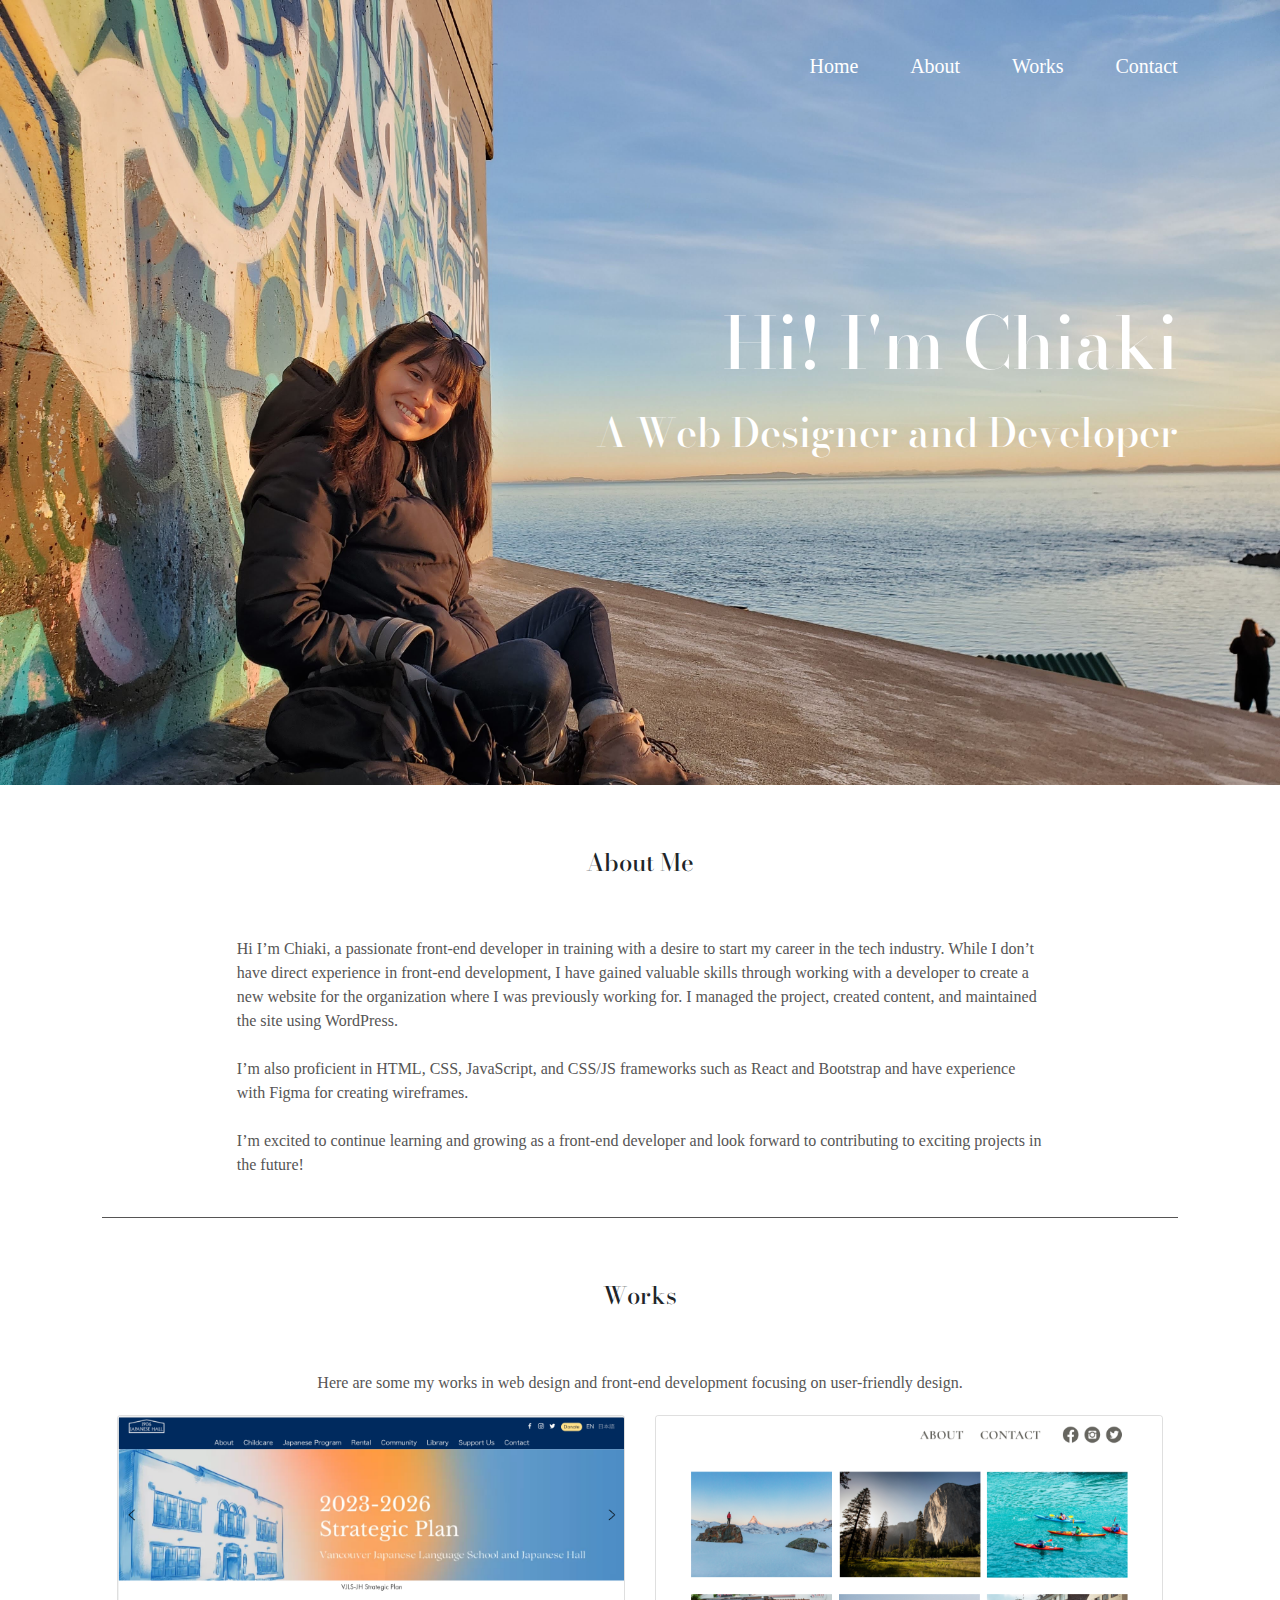
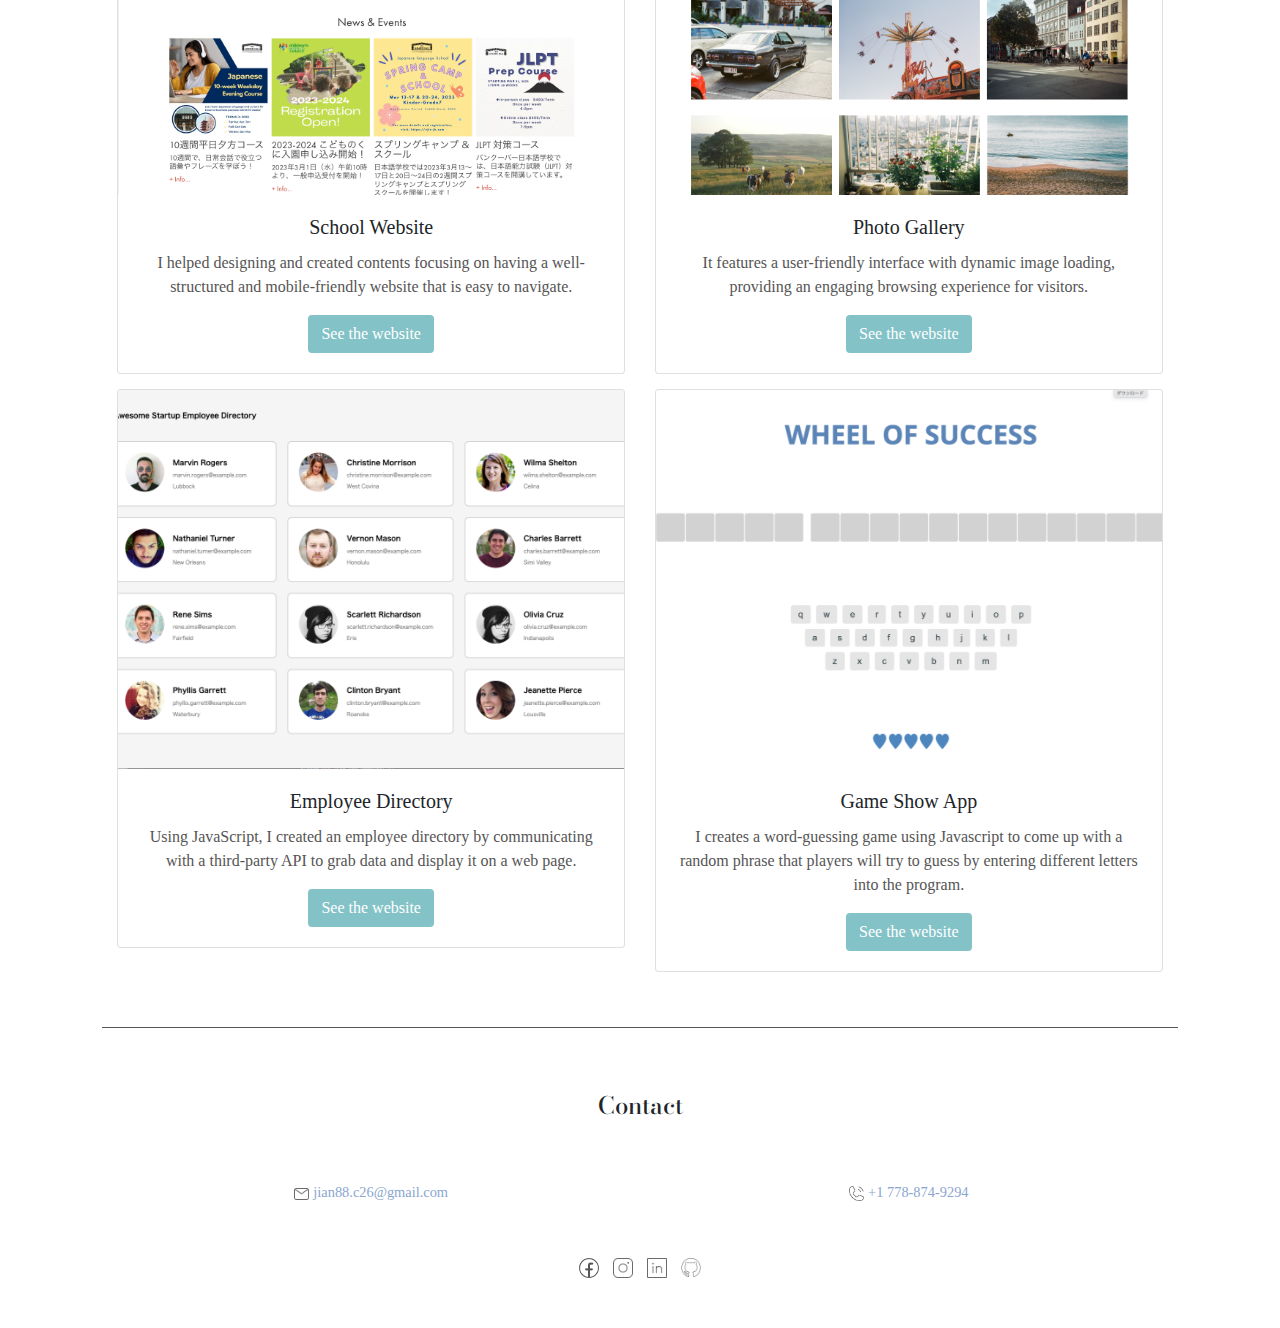
<file: index.html>
<!DOCTYPE html>
<html lang="en">
<head>
  <meta charset="UTF-8">
  <meta http-equiv="X-UA-Compatible" content="IE=edge">
  <meta name="viewport" content="width=device-width, initial-scale=1.0">
  <link rel="preconnect" href="https://fonts.googleapis.com">
  <link rel="preconnect" href="https://fonts.gstatic.com" crossorigin>
  <link href="https://fonts.googleapis.com/css2?family=Abril+Fatface&family=Bodoni+Moda:wght@900&display=swap" rel="stylesheet">

  <link rel="stylesheet" href="https://cdn.jsdelivr.net/npm/bootstrap@4.0.0/dist/css/bootstrap.min.css" integrity="sha384-Gn5384xqQ1aoWXA+058RXPxPg6fy4IWvTNh0E263XmFcJlSAwiGgFAW/dAiS6JXm" crossorigin="anonymous">
  <link rel="stylesheet" href="css/normalize.css">
  <link rel="stylesheet" href="css/style.css">
  <title>Chiaki Portfolio</title>
</head>

<body>
  <!-- header -->
  <header>
    <div class="header">
      <div class="header-nav">
        <nav>
          <ul>
            <li><a href="index.html">Home</a></li>
            <li><a href="about.html">About</a></li>
            <li><a href="works.html">Works</a></li>
            <li><a href="contact.html">Contact</a></li>
          </ul>
        </nav>
      </div>
      <div class="header-title">
        <h1>Hi! I'm Chiaki</h1>
        <h2>A Web Designer and Developer</h2>
      </div>

    </div> 
  </header>

  <!-- main -->
  <main>
    <!-- about -->
    <section>
      <h2 class="title">About Me</h2>   
      <p class="bio-text">Hi I’m Chiaki, a passionate front-end developer in training with a desire to start my career in the tech industry. While I don’t have direct experience in front-end development, I have gained valuable skills through working with a developer to create a new website for the organization where I was previously working for. I managed the project, created content, and maintained the site using WordPress. <br><br>I’m also proficient in HTML, CSS, JavaScript, and CSS/JS frameworks such as React and Bootstrap and have experience with Figma for creating wireframes. <br><br>I’m excited to continue learning and growing as a front-end developer and look forward to contributing to exciting projects in the future!</p>            
    </section>

    <!-- works -->
    <section>
      <h2 class="title">Works</h2>
      <p class="works-text">Here are some my works in web design and front-end development focusing on user-friendly design.</p>
      
      <div class="container text-center">
        <div class="row">
          <!---work1-->
          <div class="col-sm-6"> 
            <div class="card">
              <img src="img/work-1.png" class="card-img-top" alt="website-img">
              <div class="card-body">
                <h5 class="card-title">School Website</h5>
                <p class="card-text">I helped designing and created contents focusing on having a well-structured and mobile-friendly website that is easy to navigate.</p>
                <a href="https://vjls-jh.com/" class="btn">See the website</a>
              </div>
            </div>
          </div>
          <!--work2-->
          <div class="col-sm-6">
            <div class="card">
              <img src="img/work-2.png" class="card-img-top" alt="website-img">
              <div class="card-body">
                <h5 class="card-title">Photo Gallery</h5>
                <p class="card-text">It features a user-friendly interface with dynamic image loading, providing an engaging browsing experience for visitors.</p>
                <a href="https://chiaki-yamada.github.io/Interactive-Photo-Gallery/" class="btn">See the website</a>
              </div>
            </div>
          </div>
        </div>

        <div class="row">
          <!--work3-->
          <div class="col-sm-6">
            <div class="card">
              <img src="img/work-3.png" class="card-img-top" alt="website-img">
              <div class="card-body">
                <h5 class="card-title">Employee Directory</h5>
                <p class="card-text">Using JavaScript, I created an employee directory by communicating with a third-party API to grab data and display it on a web page.</p>
                <a href="https://chiaki-yamada.github.io/employee-directory/" class="btn">See the website</a>
              </div>
            </div>
          </div>
          <!---work4-->
          <div class="col-sm-6">
            <div class="card">
              <img src="img/work-4.png" class="card-img-top" alt="website-img">
              <div class="card-body">
                <h5 class="card-title">Game Show App</h5>
                <p class="card-text">I creates a word-guessing game using Javascript to come up with a random phrase that players will try to guess by entering different letters into the program.</p>
                <a href="https://chiaki-yamada.github.io/game-show-app/" class="btn">See the website</a>
              </div>
            </div>
          </div>
        </div>
 
      </div>
   </section>

   <section>
      <h2 class="title">Contact</h2>
      <!-- contact info -->
      <div class="container text-center contact">
        <div class="row">
          <div class="col-sm-6">
            <img src="img/email-icon.png" alt="icon">
            <a href="mailto:jian88.c26@gmail.com">jian88.c26@gmail.com</a>
          
          </div>
          <div class="col-sm-6">
            <img src="img/phone-icon.png" alt="icon">
            <a href="tel:+1778-874-9294">+1 778-874-9294</a>         
          </div>
        </div>
      </div>
    </section>
  </main>



  <!-- footer -->
  <footer>
      <!-- social media -->
      <div class="social-media">
        <a href="https://www.facebook.com/chiaki.yamada.39"><img src="img/facebook.png" alt="icon"></a>
        <a href="https://www.instagram.com/jian_88/"><img src="img/instagram.png" alt="icon"></a>
        <a href="https://www.linkedin.com/in/chiaki-yamada-ab290a206/"><img src="img/linkedin.png" alt="icon"></a>
        <a href="https://github.com/chiaki-yamada"><img src="img/github.png" alt="icon"></a>
      </div>
  </footer>



  <script src="https://code.jquery.com/jquery-3.2.1.slim.min.js" integrity="sha384-KJ3o2DKtIkvYIK3UENzmM7KCkRr/rE9/Qpg6aAZGJwFDMVNA/GpGFF93hXpG5KkN" crossorigin="anonymous"></script>
  <script src="https://cdn.jsdelivr.net/npm/popper.js@1.12.9/dist/umd/popper.min.js" integrity="sha384-ApNbgh9B+Y1QKtv3Rn7W3mgPxhU9K/ScQsAP7hUibX39j7fakFPskvXusvfa0b4Q" crossorigin="anonymous"></script>
  <script src="https://cdn.jsdelivr.net/npm/bootstrap@4.0.0/dist/js/bootstrap.min.js" integrity="sha384-JZR6Spejh4U02d8jOt6vLEHfe/JQGiRRSQQxSfFWpi1MquVdAyjUar5+76PVCmYl" crossorigin="anonymous"></script>
  
</body>
</html>
</file>
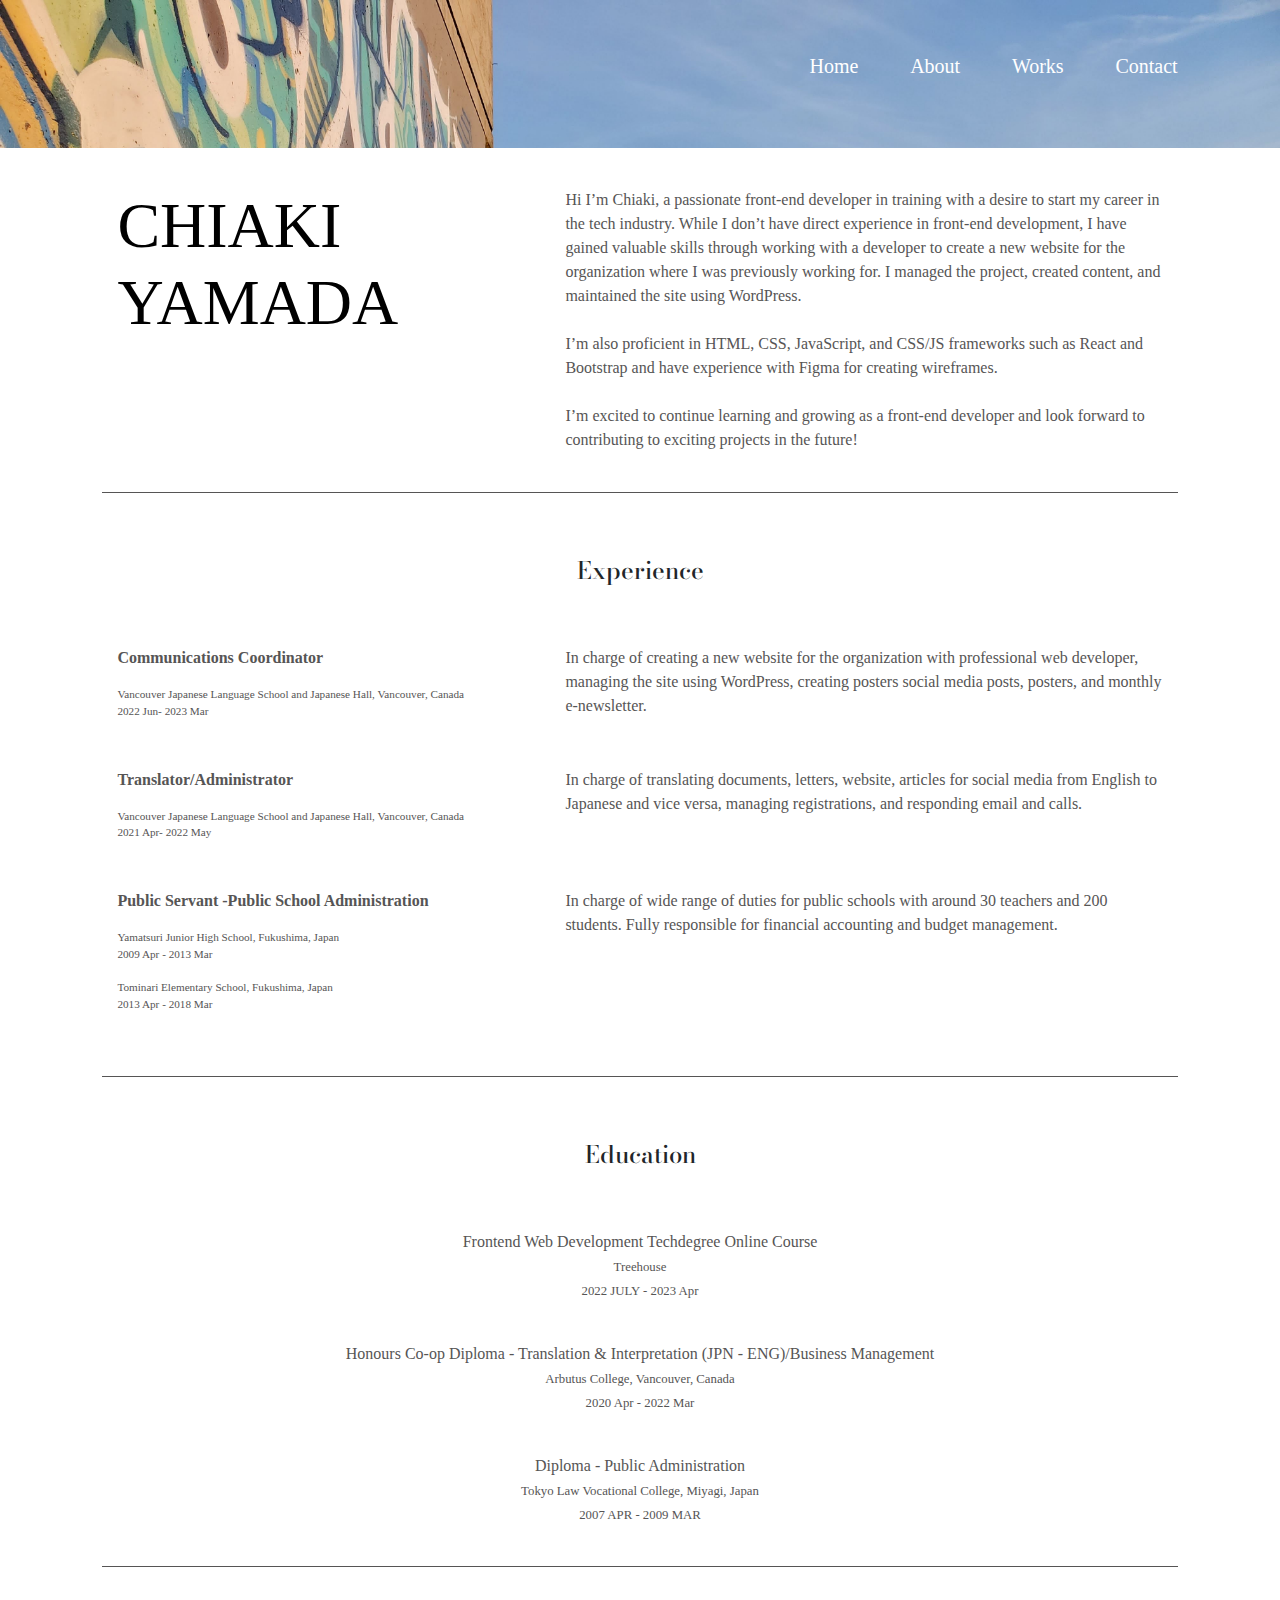
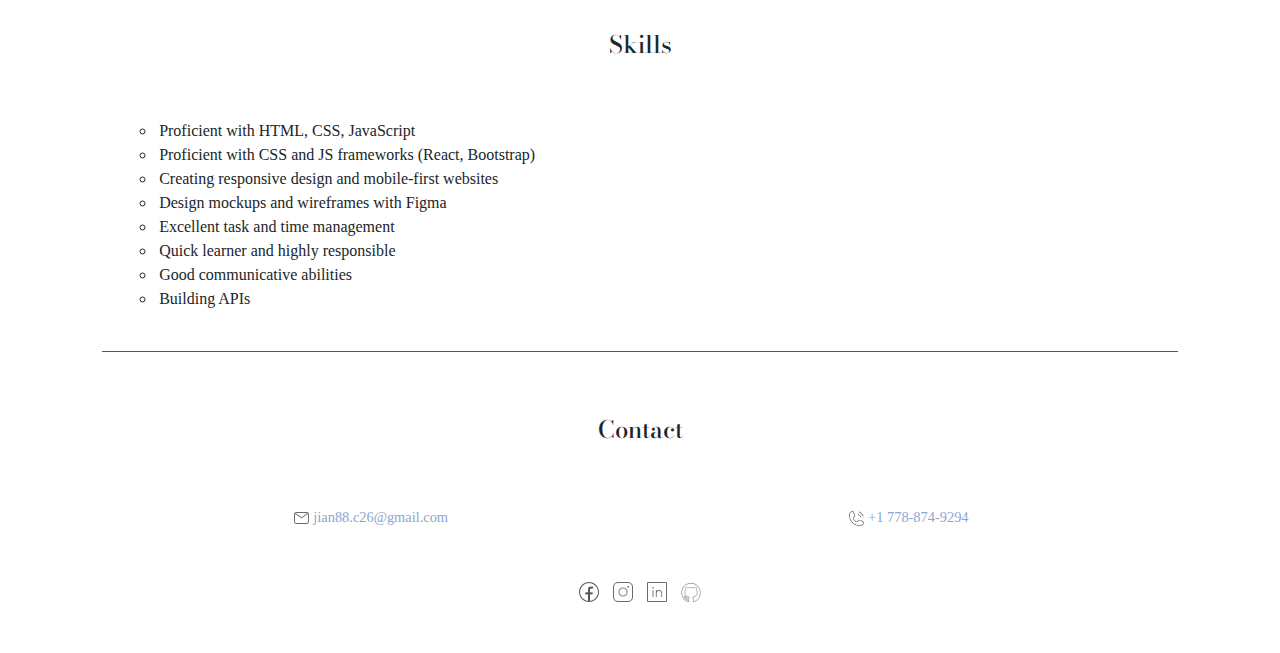
<file: about.html>
<!DOCTYPE html>
<html lang="en">
<head>
  <meta charset="UTF-8">
  <meta http-equiv="X-UA-Compatible" content="IE=edge">
  <meta name="viewport" content="width=device-width, initial-scale=1.0">
  <link rel="preconnect" href="https://fonts.googleapis.com">
  <link rel="preconnect" href="https://fonts.gstatic.com" crossorigin>
  <link href="https://fonts.googleapis.com/css2?family=Abril+Fatface&family=Bodoni+Moda:wght@900&display=swap" rel="stylesheet">

  <link rel="stylesheet" href="https://cdn.jsdelivr.net/npm/bootstrap@4.0.0/dist/css/bootstrap.min.css" integrity="sha384-Gn5384xqQ1aoWXA+058RXPxPg6fy4IWvTNh0E263XmFcJlSAwiGgFAW/dAiS6JXm" crossorigin="anonymous">
  <link rel="stylesheet" href="css/normalize.css">
  <link rel="stylesheet" href="css/style.css">
  <link rel="stylesheet" href="css/about.css">
  <title>About</title>
</head>

<body>
  <!-- header -->
  <header>
    <div class="header">
      <div class="header-nav">
        <nav>
          <ul>
            <li><a href="index.html">Home</a></li>
            <li><a href="about.html">About</a></li>
            <li><a href="works.html">Works</a></li>
            <li><a href="contact.html">Contact</a></li>
          </ul>
        </nav>
      </div>
    </div> 
  </header>

  <!-- main-top -->
  <main>
    <section>
      <div class="container text-center mt-4">
        <div class="row">
          <div class="col-sm-5 mb-2">
            <h1>CHIAKI<br>YAMADA</h1> 
          </div>
          <div class="col-sm-7">
            <p class="bio-text">Hi I’m Chiaki, a passionate front-end developer in training with a desire to start my career in the tech industry. While I don’t have direct experience in front-end development, I have gained valuable skills through working with a developer to create a new website for the organization where I was previously working for. I managed the project, created content, and maintained the site using WordPress. <br><br>I’m also proficient in HTML, CSS, JavaScript, and CSS/JS frameworks such as React and Bootstrap and have experience with Figma for creating wireframes. <br><br>I’m excited to continue learning and growing as a front-end developer and look forward to contributing to exciting projects in the future!</p>
            
          </div>
        </div>
      </div>
    </section>

    <!-- main-experience -->
    <section>
      <h2 class="title">Experience</h2>

      <div class="container text-center mt-4">
        <div class="row">
          <div class="col-sm-5 mb-2 work-experience">
            <p class="job-title">Communications Coordinator</p>
            <p class="company-period">Vancouver Japanese Language School and Japanese Hall, Vancouver, Canada <br>2022 Jun- 2023 Mar</p> 
          </div>
          <div class="col-sm-7">
            <p class="about-text">In charge of creating a new website for the organization with professional web developer, managing the site using WordPress, creating posters social media posts, posters, and monthly e-newsletter. </p>  
          </div>
        </div>
      </div>

      <div class="container text-center mt-4">
        <div class="row">
          <div class="col-sm-5 mb-2 work-experience">
            <p class="job-title">Translator/Administrator</p>
            <p class="company-period">Vancouver Japanese Language School and Japanese Hall, Vancouver, Canada<br>2021 Apr- 2022 May</p>     
          </div>
          <div class="col-sm-7">
            <p class="about-text">In charge of translating documents, letters, website, articles for social media from English to Japanese and vice versa, managing registrations, and responding email and calls.</p>  
          </div>
        </div>
      </div>

      <div class="container text-center mt-4">
        <div class="row">
          <div class="col-sm-5 mb-2 work-experience">
            <p class="job-title">Public Servant -Public School Administration</p>
            <p class="company-period">Yamatsuri Junior High School, Fukushima, Japan<br>2009 Apr - 2013 Mar</p>  
            <p class="company-period">Tominari Elementary School, Fukushima, Japan<br>2013 Apr - 2018 Mar</p>   
          </div>
          <div class="col-sm-7">
            <p class="about-text">In charge of wide range of duties for public schools with around 30 teachers and 200 students. Fully responsible for financial accounting and budget management.</p>  
          </div>
        </div>
      </div>
    </section>

    <!-- main-education -->
    <section>
      <div class="education">
        <h2 class="title">Education</h2>
        <div class="edu-items">
          <p>Frontend Web Development Techdegree Online Course<br><small>Treehouse<br>2022 JULY - 2023 Apr</small></p>

          <p>Honours Co-op Diploma - Translation & Interpretation (JPN - ENG)/Business Management<br><small>Arbutus College, Vancouver, Canada<br>2020 Apr - 2022 Mar</small></p>

          <p>Diploma - Public Administration<br><small>Tokyo Law Vocational College, Miyagi, Japan<br>2007 APR - 2009 MAR</small></p>
        </div>
      </div>
      
    </section>

    <!-- main-skill -->
    <section>
      <div class="skills">
        <h2 class="title">Skills</h2>
        <div class="skill">
          <ul>
            <li>Proficient with HTML, CSS, JavaScript</li>
            <li>Proficient with CSS and JS frameworks (React, Bootstrap)</li>
            <li>Creating responsive design and mobile-first websites</li>
            <li>Design mockups and wireframes with Figma</li>  

            <li>Excellent task and time management</li>
            <li>Quick learner and highly responsible</li>
            <li>Good communicative abilities</li>
            <li>Building APIs</li>
          </ul>
        </div>
      </div>
    </section>

    <section>
      <h2 class="title">Contact</h2>
      <!-- contact info -->
      <div class="container text-center contact">
        <div class="row">
          <div class="col-sm-6">
            <img src="img/email-icon.png" alt="icon">
            <a href="mailto:jian88.c26@gmail.com">jian88.c26@gmail.com</a>
          
          </div>
          <div class="col-sm-6">
            <img src="img/phone-icon.png" alt="icon">
            <a href="tel:+1778-874-9294">+1 778-874-9294</a>         
          </div>
        </div>
      </div>
    </section>
  </main>

    <!--footer -->
  <footer>
    <!-- social media -->
    <div class="social-media">
      <a href="https://www.facebook.com/chiaki.yamada.39"><img src="img/facebook.png" alt="icon"></a>
      <a href="https://www.instagram.com/jian_88/"><img src="img/instagram.png" alt="icon"></a>
      <a href="https://www.linkedin.com/in/chiaki-yamada-ab290a206/"><img src="img/linkedin.png" alt="icon"></a>
      <a href="https://github.com/chiaki-yamada"><img src="img/github.png" alt="icon"></a>
    </div>
  </footer>

  
  <script src="https://code.jquery.com/jquery-3.2.1.slim.min.js" integrity="sha384-KJ3o2DKtIkvYIK3UENzmM7KCkRr/rE9/Qpg6aAZGJwFDMVNA/GpGFF93hXpG5KkN" crossorigin="anonymous"></script>
  <script src="https://cdn.jsdelivr.net/npm/popper.js@1.12.9/dist/umd/popper.min.js" integrity="sha384-ApNbgh9B+Y1QKtv3Rn7W3mgPxhU9K/ScQsAP7hUibX39j7fakFPskvXusvfa0b4Q" crossorigin="anonymous"></script>
  <script src="https://cdn.jsdelivr.net/npm/bootstrap@4.0.0/dist/js/bootstrap.min.js" integrity="sha384-JZR6Spejh4U02d8jOt6vLEHfe/JQGiRRSQQxSfFWpi1MquVdAyjUar5+76PVCmYl" crossorigin="anonymous"></script>
  
</body>
</html>
</file>
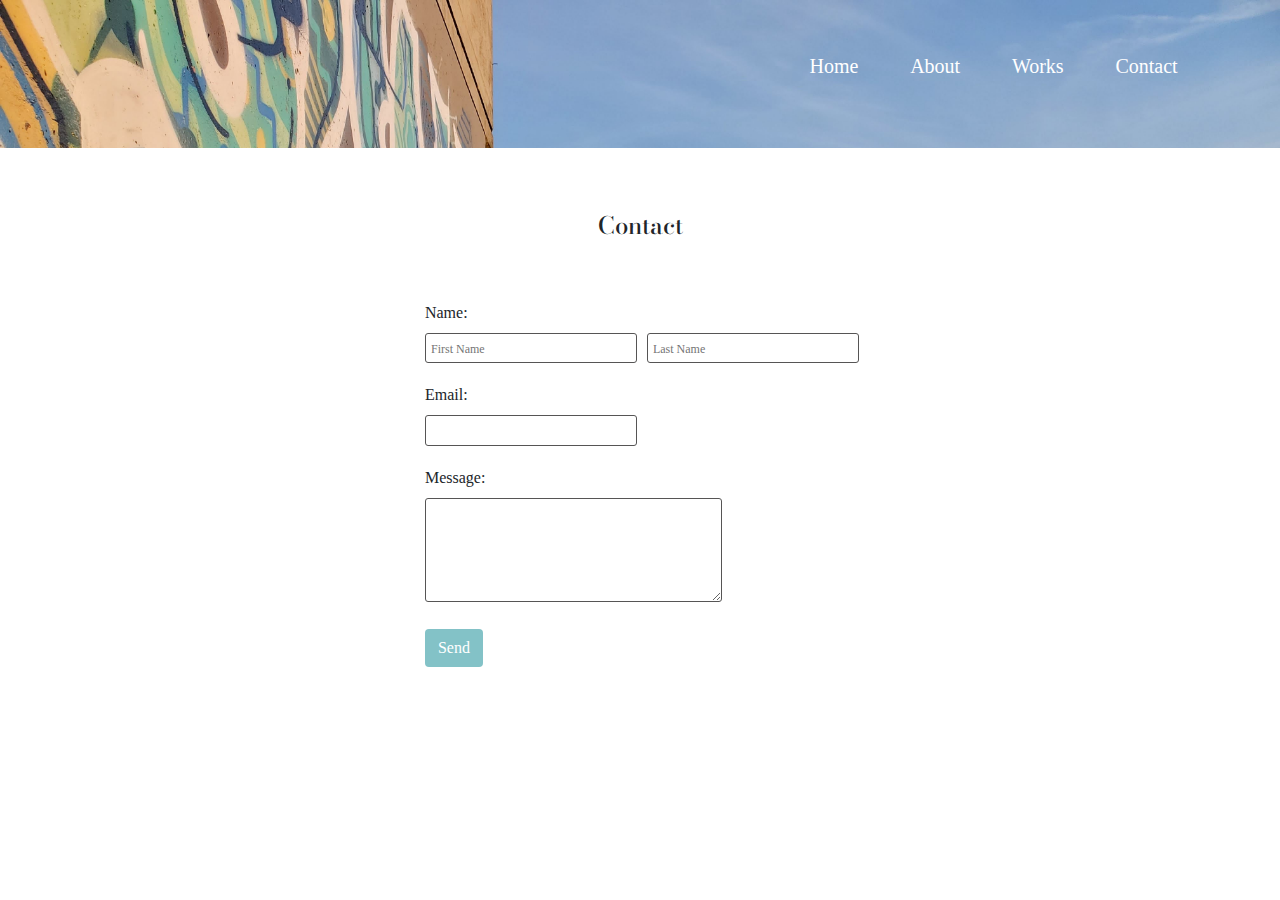
<file: contact.html>
<!DOCTYPE html>
<html lang="en">
<head>
  <meta charset="UTF-8">
  <meta http-equiv="X-UA-Compatible" content="IE=edge">
  <meta name="viewport" content="width=device-width, initial-scale=1.0">

  <link rel="preconnect" href="https://fonts.googleapis.com">
  <link rel="preconnect" href="https://fonts.gstatic.com" crossorigin>
  <link href="https://fonts.googleapis.com/css2?family=Abril+Fatface&family=Bodoni+Moda:wght@900&display=swap" rel="stylesheet">

  <link rel="stylesheet" href="https://cdn.jsdelivr.net/npm/bootstrap@4.0.0/dist/css/bootstrap.min.css" integrity="sha384-Gn5384xqQ1aoWXA+058RXPxPg6fy4IWvTNh0E263XmFcJlSAwiGgFAW/dAiS6JXm" crossorigin="anonymous">
  <link rel="stylesheet" href="css/normalize.css">
  <link rel="stylesheet" href="css/style.css">
  <link rel="stylesheet" href="css/contact.css">
  <title>Contact</title>
</head>

<body>
  <!-- header -->
  <header>
    <div class="header">
      <div class="header-nav">
        <nav>
          <ul>
            <li><a href="index.html">Home</a></li>
            <li><a href="about.html">About</a></li>
            <li><a href="works.html">Works</a></li>
            <li><a href="contact.html">Contact</a></li>
          </ul>
        </nav>
      </div>
    </div> 
  </header>

  <!--   main   -->
  <main>
    <h2 class="title">Contact</h2>
    <form action="mailto:jian88.c26@gmail.com" method="post" class="form">
      <!-- name -->
      <div class="contact-name">
        <label>Name:</label><br>
        <div class="name">
          <input class="first-name" type="text" id="user_name1" name="user_name" placeholder="First Name" required >
          <input  class="last-name" type="text" id="user_name2" name="user_name" placeholder="Last Name" required >
        </div>
        
      </div>
      
      <!-- email -->
      <div class="contact-email">
        <label for="emailaddress" id="email" title="user_email">Email:</label><br>
        <input type="email" id="emailaddress" name="user_email" required >
      </div>

      <!-- message -->
      <div class="contact-message">
        <label for="messageform" id="message" title="user_message">Message:</label><br>
        <textarea name="message" id="messageform" cols="30" rows="5" required ></textarea>
      </div>
      

      <button id="send" class="btn" type="submit">Send</button>

       <!--  send message -->
      <div id="mask" class="hidden"></div>
      <div id="modal" class="hidden">Your message has been sent successfully!</div>
    

    </form>  
  </main>

  
  <script src="https://code.jquery.com/jquery-3.2.1.slim.min.js" integrity="sha384-KJ3o2DKtIkvYIK3UENzmM7KCkRr/rE9/Qpg6aAZGJwFDMVNA/GpGFF93hXpG5KkN" crossorigin="anonymous"></script>
  <script src="https://cdn.jsdelivr.net/npm/popper.js@1.12.9/dist/umd/popper.min.js" integrity="sha384-ApNbgh9B+Y1QKtv3Rn7W3mgPxhU9K/ScQsAP7hUibX39j7fakFPskvXusvfa0b4Q" crossorigin="anonymous"></script>
  <script src="https://cdn.jsdelivr.net/npm/bootstrap@4.0.0/dist/js/bootstrap.min.js" integrity="sha384-JZR6Spejh4U02d8jOt6vLEHfe/JQGiRRSQQxSfFWpi1MquVdAyjUar5+76PVCmYl" crossorigin="anonymous"></script>
  
  <script src="app.js"></script>
  
  
</body>
</html>
</file>
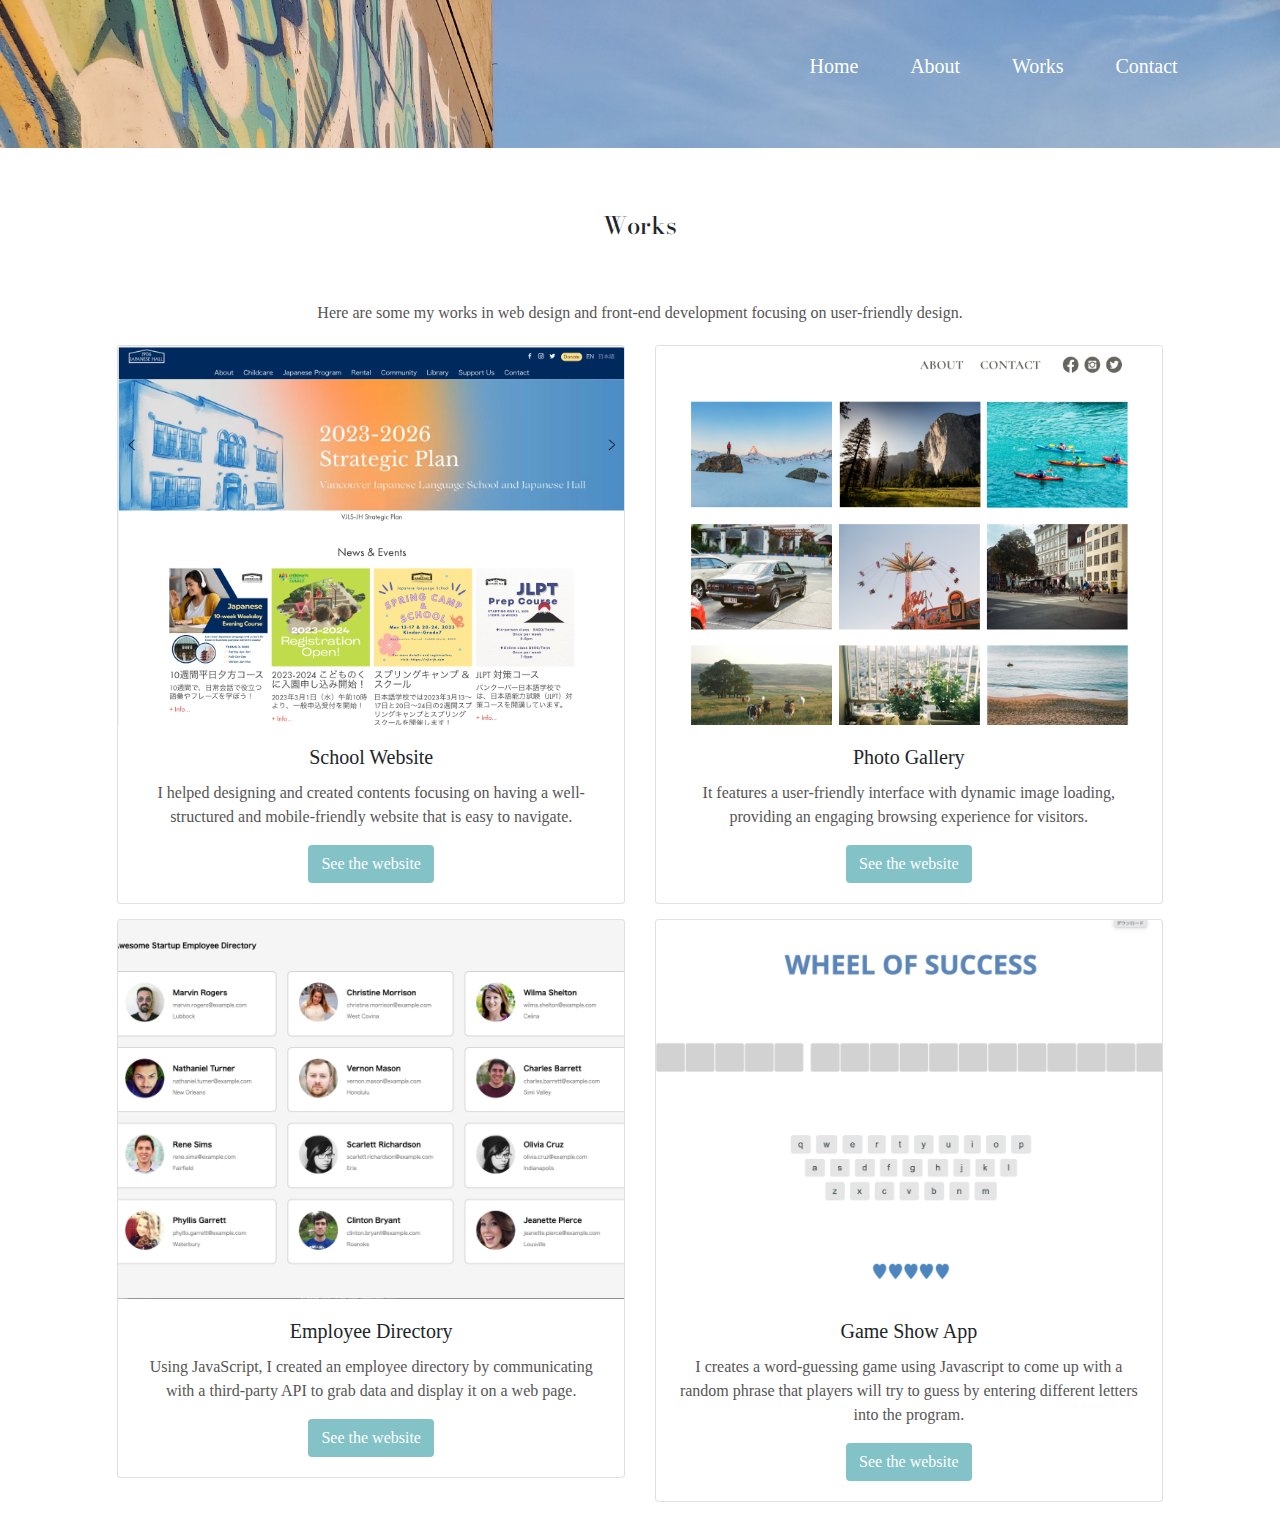
<file: works.html>
<!DOCTYPE html>
<html lang="en">
<head>
  <meta charset="UTF-8">
  <meta http-equiv="X-UA-Compatible" content="IE=edge">
  <meta name="viewport" content="width=device-width, initial-scale=1.0">

  <link rel="preconnect" href="https://fonts.googleapis.com">
  <link rel="preconnect" href="https://fonts.gstatic.com" crossorigin>
  <link href="https://fonts.googleapis.com/css2?family=Abril+Fatface&family=Bodoni+Moda:wght@900&display=swap" rel="stylesheet">

  <link rel="stylesheet" href="https://cdn.jsdelivr.net/npm/bootstrap@4.0.0/dist/css/bootstrap.min.css" integrity="sha384-Gn5384xqQ1aoWXA+058RXPxPg6fy4IWvTNh0E263XmFcJlSAwiGgFAW/dAiS6JXm" crossorigin="anonymous">
  <link rel="stylesheet" href="css/normalize.css">
  <link rel="stylesheet" href="css/style.css">
  <title>Works</title>
</head>

<body>
  <!-- header -->
  <header>
    <div class="header">
      <div class="header-nav">
        <nav>
          <ul>
            <li><a href="index.html">Home</a></li>
            <li><a href="about.html">About</a></li>
            <li><a href="works.html">Works</a></li>
            <li><a href="contact.html">Contact</a></li>
          </ul>
        </nav>
      </div>
    </div> 
  </header>


  <main>
    <h2 class="title">Works</h2>
    <p class="works-text">Here are some my works in web design and front-end development focusing on user-friendly design.</p>
      
    <div class="container text-center">
      <div class="row">
        <!---work1-->
        <div class="col-sm-6"> 
          <div class="card">
            <img src="img/work-1.png" class="card-img-top" alt="website-img">
            <div class="card-body">
              <h5 class="card-title">School Website</h5>
              <p class="card-text">I helped designing and created contents focusing on having a well-structured and mobile-friendly website that is easy to navigate.</p>
              <a href="https://vjls-jh.com/" class="btn">See the website</a>
            </div>
          </div>
        </div>
        <!---work2-->
        <div class="col-sm-6">
          <div class="card">
            <img src="img/work-2.png" class="card-img-top" alt="website-img">
            <div class="card-body">
              <h5 class="card-title">Photo Gallery</h5>
              <p class="card-text">It features a user-friendly interface with dynamic image loading, providing an engaging browsing experience for visitors.</p>
              <a href="https://chiaki-yamada.github.io/Interactive-Photo-Gallery/" class="btn">See the website</a>
            </div>
          </div>
        </div>
      </div>

      <div class="row">
        <!---work3-->
        <div class="col-sm-6">
          <div class="card">
            <img src="img/work-3.png" class="card-img-top" alt="website-img">
            <div class="card-body">
              <h5 class="card-title">Employee Directory</h5>
              <p class="card-text">Using JavaScript, I created an employee directory by communicating with a third-party API to grab data and display it on a web page.</p>
              <a href="https://chiaki-yamada.github.io/employee-directory/" class="btn">See the website</a>
            </div>
          </div>
        </div>
        <!---work4-->
        <div class="col-sm-6">
          <div class="card">
            <img src="img/work-4.png" class="card-img-top" alt="website-img">
            <div class="card-body">
              <h5 class="card-title">Game Show App</h5>
              <p class="card-text">I creates a word-guessing game using Javascript to come up with a random phrase that players will try to guess by entering different letters into the program.</p>
              <a href="https://chiaki-yamada.github.io/game-show-app/" class="btn">See the website</a>
            </div>
          </div>
        </div>
      </div>
 
    </div>
  </main>

  










  <script src="https://code.jquery.com/jquery-3.2.1.slim.min.js" integrity="sha384-KJ3o2DKtIkvYIK3UENzmM7KCkRr/rE9/Qpg6aAZGJwFDMVNA/GpGFF93hXpG5KkN" crossorigin="anonymous"></script>
  <script src="https://cdn.jsdelivr.net/npm/popper.js@1.12.9/dist/umd/popper.min.js" integrity="sha384-ApNbgh9B+Y1QKtv3Rn7W3mgPxhU9K/ScQsAP7hUibX39j7fakFPskvXusvfa0b4Q" crossorigin="anonymous"></script>
  <script src="https://cdn.jsdelivr.net/npm/bootstrap@4.0.0/dist/js/bootstrap.min.js" integrity="sha384-JZR6Spejh4U02d8jOt6vLEHfe/JQGiRRSQQxSfFWpi1MquVdAyjUar5+76PVCmYl" crossorigin="anonymous"></script>
  
  
</body>
</html>
</file>
<file: css/style.css>
body {
  box-sizing: border-box;
  font-family: serif;
}

h2 {
  font-family: 'Bodoni Moda';
  font-size: 1.5rem;
}
h3 {
  font-size: 1rem;
}
p {
  font-size: 0.75rem;
  color: #565555;
}
main, footer {
  padding: 0% 8%;
}
a {
  color: #8BA6CF;
}
li {
  list-style: none;
}
.title {
  text-align: center;
  margin-top: 5%;
  margin-bottom: 5%;
  padding: 10px;
}
section {
  margin-top: 40px;
  border-top: .2px solid #565555;
}
section:first-child {
  border-top: none;
}

/* -------- heaer ------------ */
.header {
  background-image: url("../img/profile-photo.jpg");
  background-size: cover;
  width: 100%;

}
.header-nav {
  width: 100%;
  font-family: 'Bodoni Moda';
  color: #ffff;
  padding: 4% 8%;
}
.header-title {
  font-family: 'Bodoni Moda';
  color: #ffff;
  text-align: right;
  padding: 15% 8% 10% 8%;

}
.header-title h1{
  line-height: 0.5em;
}
.header-nav a {
  color: #ffff;
  list-style: none;
  font-family: serif;
}
.header-nav a:hover {
  color: #565555;
  text-decoration: none;
}
nav ul {
  display: flex;
  justify-content: end;
}
.header-nav li {
  margin-left: 5%;
}


/* ------- main-about ------------- */
.bio-text {
  margin: auto;
  width: 90%;
  word-wrap: break-word;
  text-align: left;
}
/* ------- main-works ------------- */
.works-text {
  word-wrap: break-word;
  width: 90%;
  margin: auto;
  margin-bottom: 20px;
  text-align: center;
}
.card {
  margin-bottom: 15px;
}
.btn {
  background-color: #83C2C7;
  color: #ffff;
}
.btn:hover {
  background-color: #8BA6CF;
  color: #ffff;
}

/* --------- main-contact --------- */
.contact img {
  width: 15px;
  height: auto;
}
.contact a {
  font-size: 0.9rem;
}

/* --------- footer --------- */
.social-media img{
  width: 20px;
  height: auto;
  margin: 0 5px;
}
.social-media {
  margin-top: 50px;
  margin-bottom: 50px;
  text-align: center;
}


/* --------- media query --------- */
@media (min-width: 768px) {
  .title {
    margin-bottom: 2%;
  }
  .header-title {
    padding: 15% 8% 20% 8%;
  }
  .bio-text {
    width: 75%;
  }
  .works-text {
    width: 75%;
  }
}


@media (min-width: 1024px) {
  h1 {
    font-size: 4.5rem;
  }triple crown
  h2 {
    font-size: 2rem;
  }
  h3 {
    font-size: 1.25rem;
  }
  p {
    font-size: 1rem;
  }
  li {
    font-size: 1.25rem;
  }
  .title {
    margin-bottom: 50px;
  }
  .header-title {
    padding: 10% 8% 25% 8%;
  }
  .header-title h2{
    font-size: 2.5rem;
  }


}
</file>
<file: css/about.css>
.about-text {
  word-wrap: break-word;
  text-align: left;
}

/*  main-top */
.row h1 {
  color: black;
  margin-top: 0;
}
.col-sm-5 {
  text-align: left;
}
.bio-text {
  margin: 0;
  width: 100%;
}

/* main-work */
.work-experience{
  display: block;
}
.job-title {
  font-weight: bold;
}
.company-period {
  font-size: 0.7rem;
}


/*  main-education */
.edu-items {
  text-align: center;
  margin-top: 1.5rem;
}
.edu-items p {
  margin-bottom: 40px;
}

/* main-skill */
.skill ul {
  padding: 0 5%;
}
.skill li {
  font-size: 0.75rem;
  text-align: left;
  list-style: circle;
  padding-left: 3px;
}

@media (min-width: 768px) {
  .col-sm-5 h1 {
    margin-bottom: 0;
    align-items: end;
    font-size: 2.5rem;
  }
  .col-sm-5 {
    display: flow-root;
  }
  .col-sm-5 img {
    width: 60%;
    margin-top: 30px;
  }

}


@media (min-width: 1024px) {
  .col-sm-5 h1 {
    font-size: 3rem;
  }
  .bio-text {
    width: 100%; 
    margin: auto;
  }
  .skill li {
    font-size: 1rem;
  }
}

@media (min-width: 1280px) {
  .col-sm-5 h1 {
    font-size: 4rem;
  }
}
</file>
<file: css/contact.css>
.contact-name, .contact-email, .contact-message, button  {
  margin-top: 20px;
}
input, textarea {
  border: .5px solid #565555;
  border-radius: 3px;
  padding: 5px;
}
.last-name {
  margin-top: 10px;
}
::placeholder {
  font-size: 0.75rem;
}

/* sent message */
#mask {
  background: rgba(0, 0, 0, 0.7);
  position: fixed;
  top: 0;
  bottom: 0;
  right: 0;
  left: 0;
  z-index: 1;
}
#modal { 
  background: #fff;
  width: 80%;
  padding: 20px;
  border-radius: 4px;
  color: #8BA6CF;
  position: fixed;
  top: 50%;
  left: 10%;
  right: 10%;
  text-align: center;
  margin: 0 auto;
  z-index: 2;
}
.hidden {
  display:none; 
}

@media (min-width: 768px) { 
  form {
    padding: 0 30%;
  }
}

@media (min-width: 1024px) {
  .name {
    display: flex;
  }
  .last-name {
    margin-top: 0;
    margin-left: 10px;
  }
}
</file>
